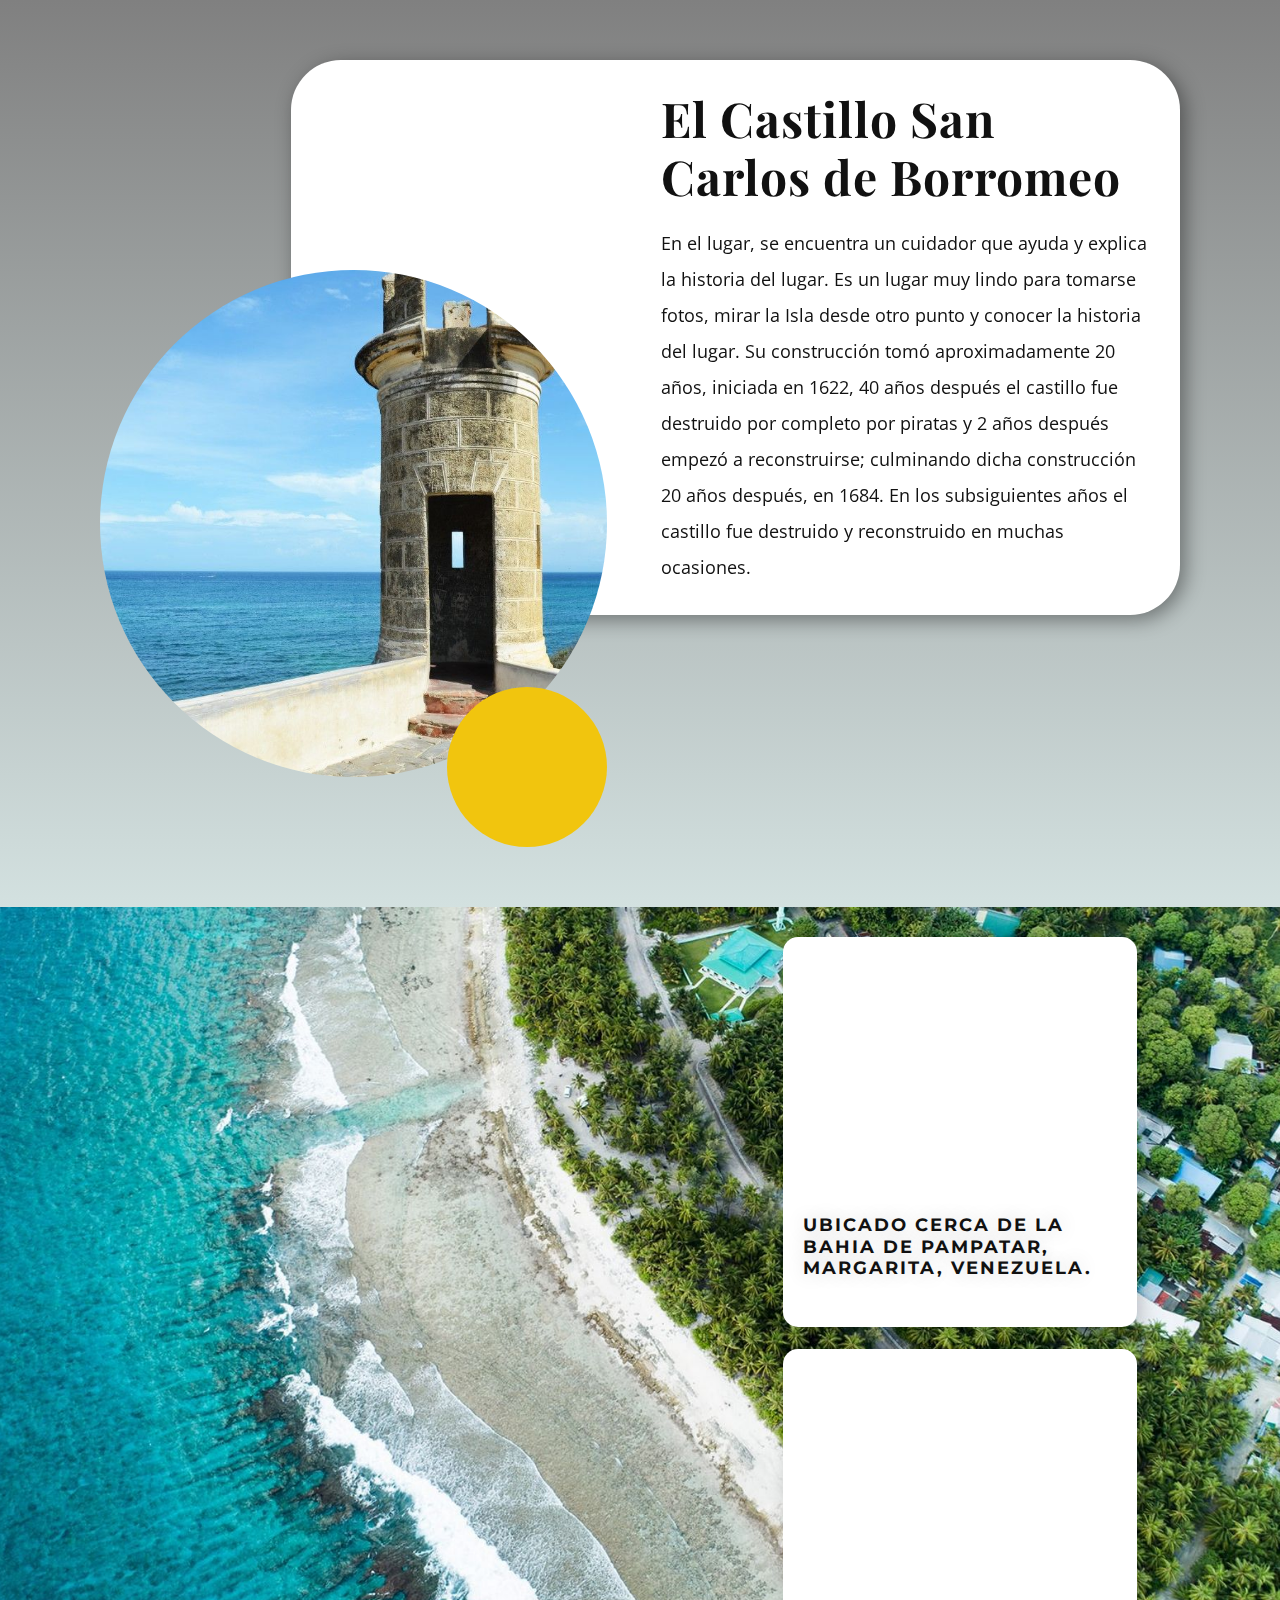
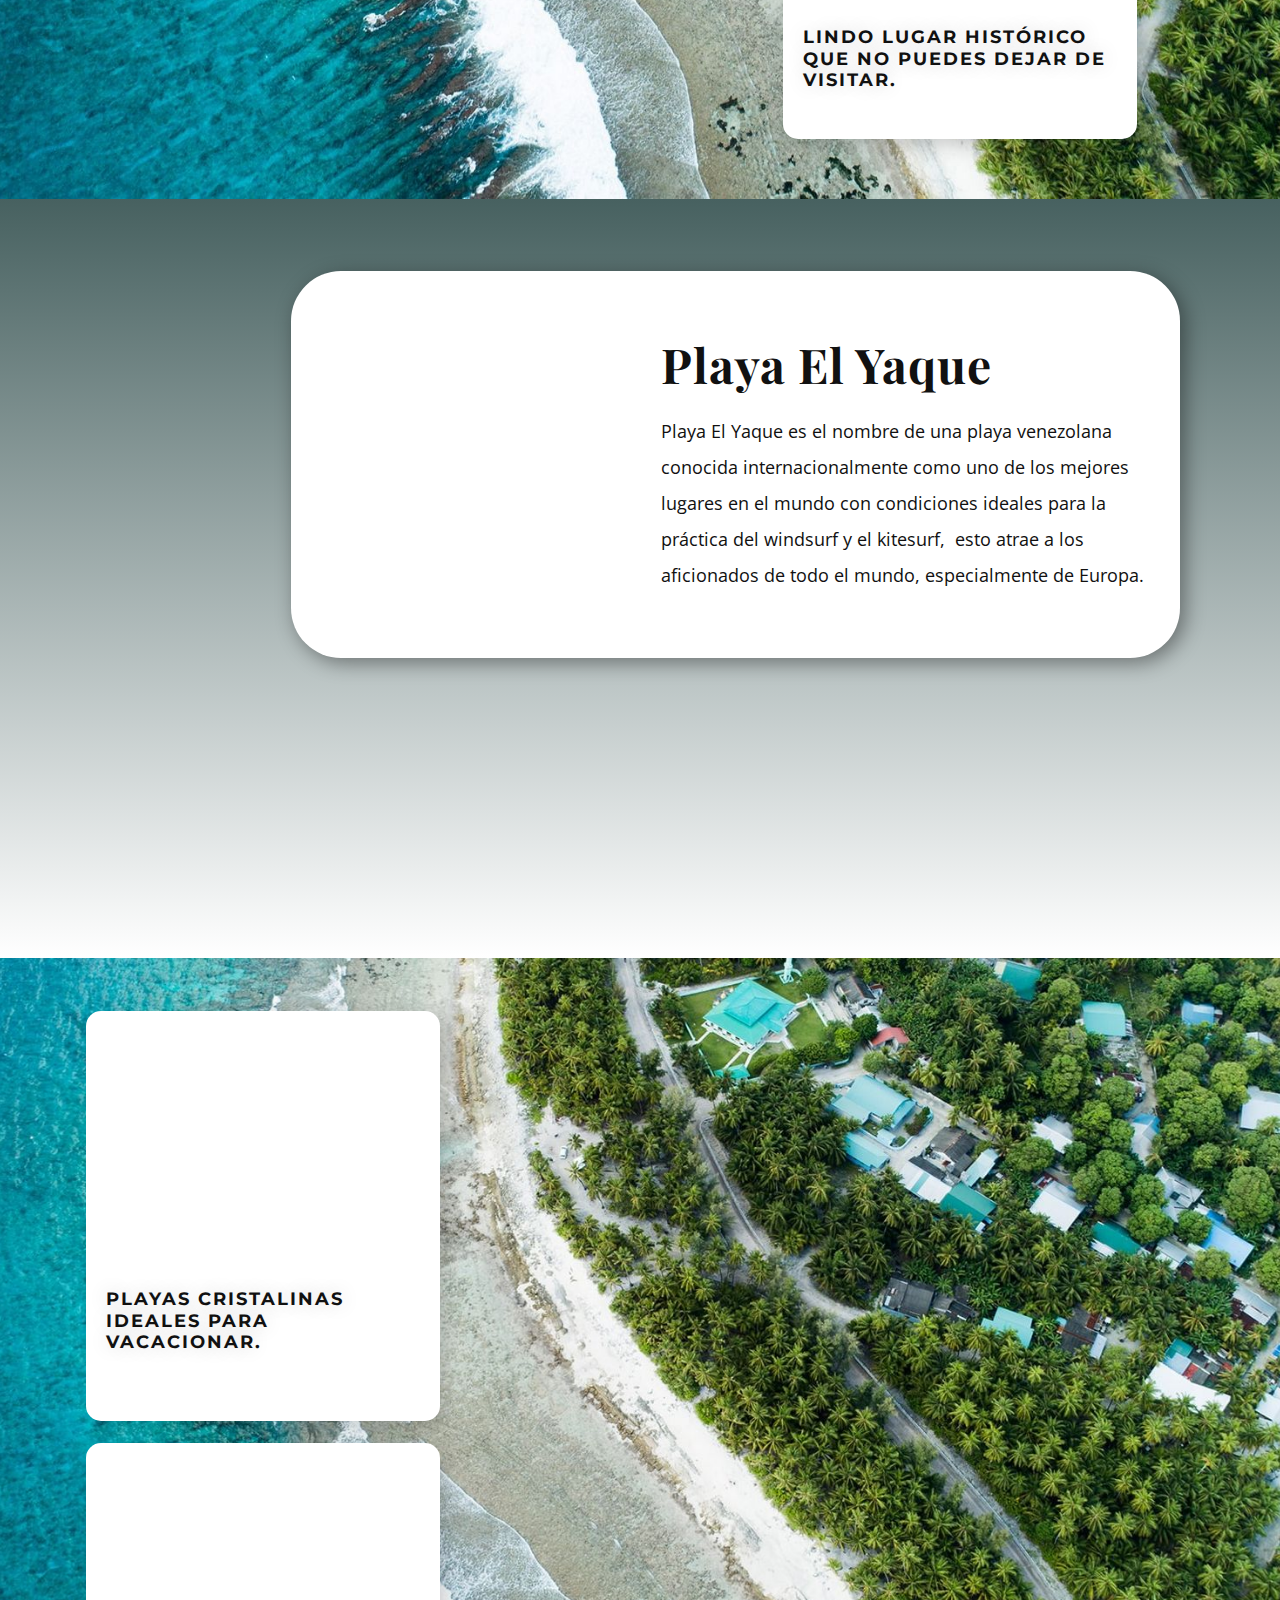
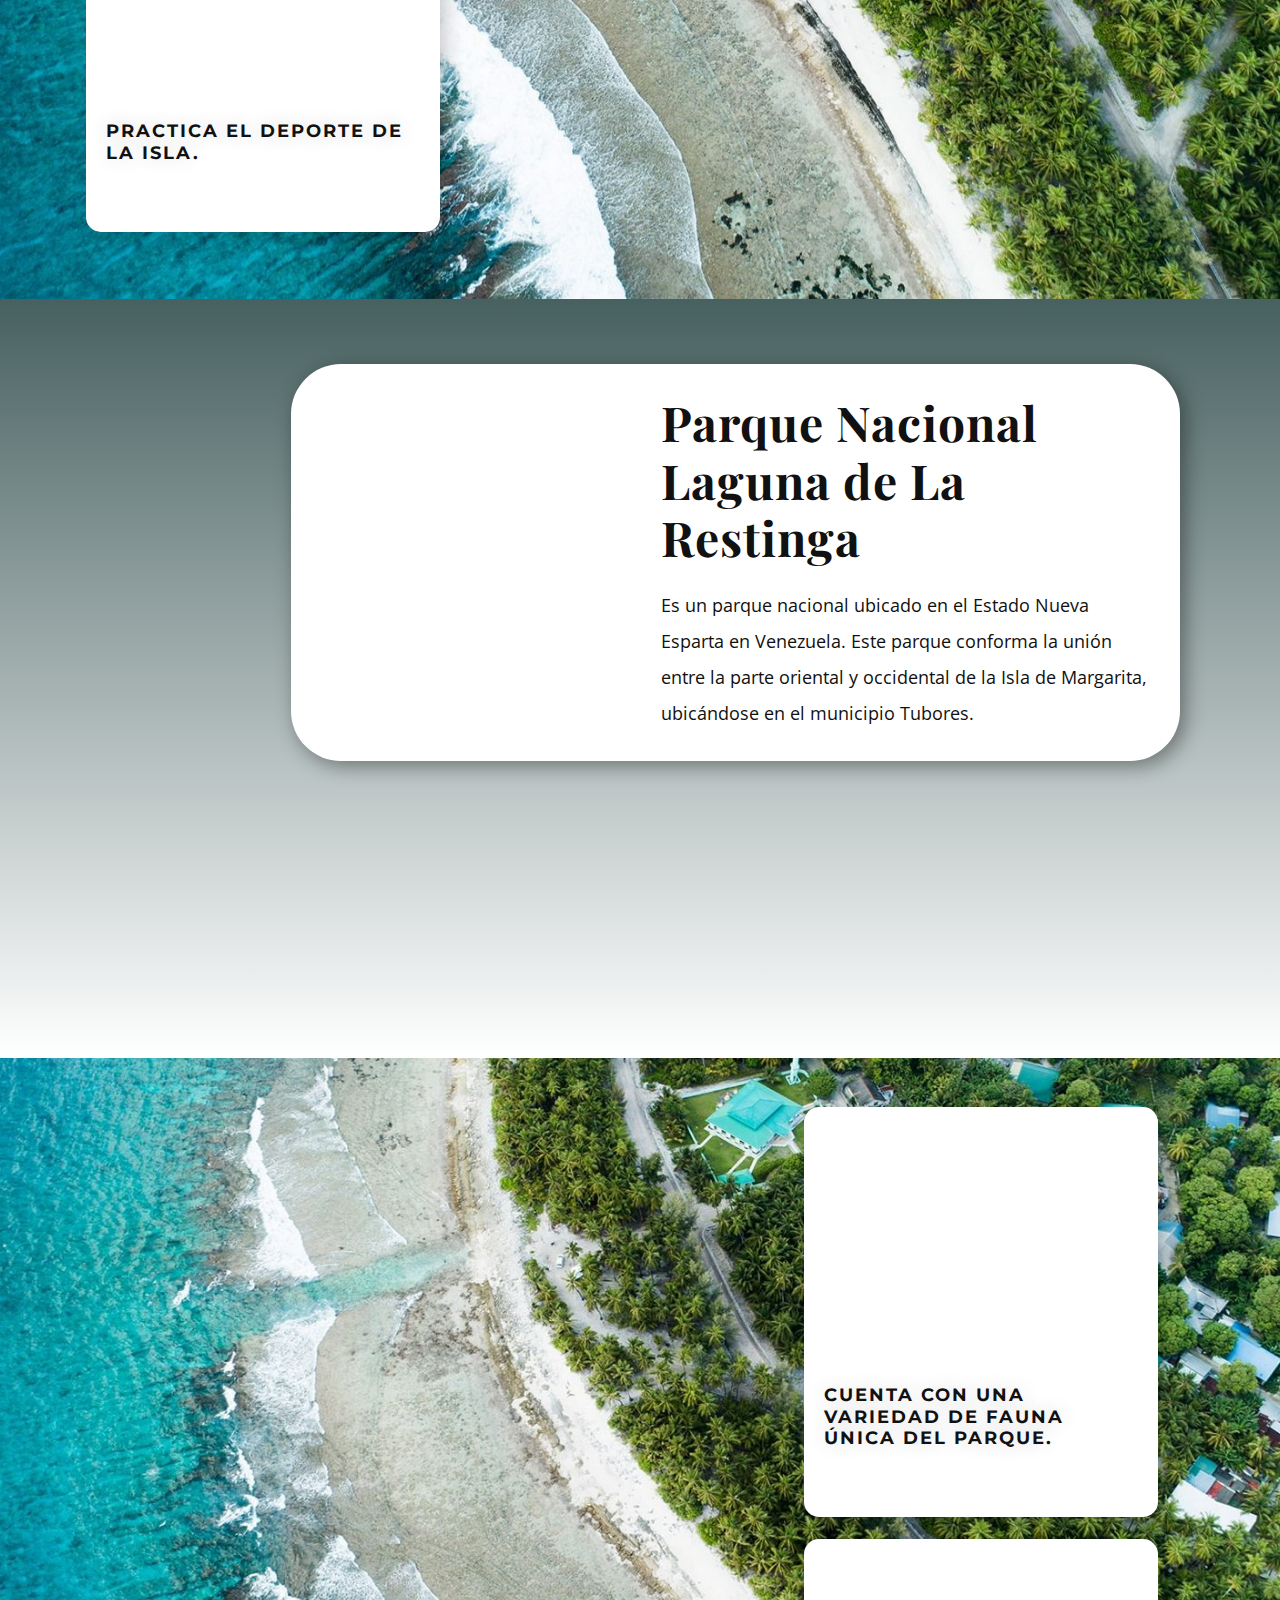
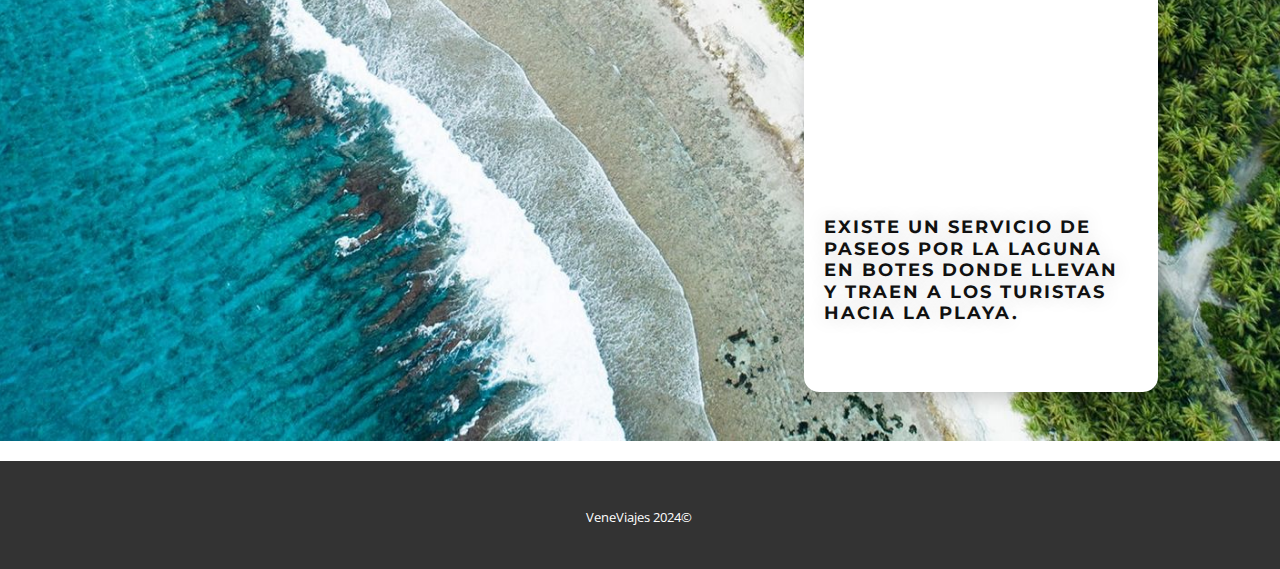
<file: mapa/Cosas-para-Hacer.html>
<!DOCTYPE html>
<html style="font-size: 16px;" lang="es"><head>
    <meta name="viewport" content="width=device-width, initial-scale=1.0">
    <meta charset="utf-8">
    <meta name="description" content="">
    <link rel="shortcut icon" href="images/telegrama.png" type="image/x-icon">
    <title>Cosas para Hacer</title>
    <link rel="stylesheet" href="nicepage.css" media="screen">
<link rel="stylesheet" href="Cosas-para-Hacer.css" media="screen">
    <script class="u-script" type="text/javascript" src="jquery.js" defer=""></script>
    <script class="u-script" type="text/javascript" src="nicepage.js" defer=""></script>
    <meta name="generator" content="Nicepage 6.9.2, nicepage.com">
    <link id="u-theme-google-font" rel="stylesheet" href="https://fonts.googleapis.com/css?family=Playfair+Display:400,400i,500,500i,600,600i,700,700i,800,800i,900,900i|Open+Sans:300,300i,400,400i,500,500i,600,600i,700,700i,800,800i">
    <link id="u-page-google-font" rel="stylesheet" href="https://fonts.googleapis.com/css?family=Playfair+Display:400,400i,500,500i,600,600i,700,700i,800,800i,900,900i|Montserrat:100,100i,200,200i,300,300i,400,400i,500,500i,600,600i,700,700i,800,800i,900,900i">
    
    
    
    
    
    
    
    
    <script type="application/ld+json">{
		"@context": "http://schema.org",
		"@type": "Organization",
		"name": "mapa"
}</script>
    <meta name="theme-color" content="#476160">
    <meta property="og:title" content="Cosas para Hacer">
    <meta property="og:type" content="website">
  <meta data-intl-tel-input-cdn-path="intlTelInput/"></head>
  <body data-path-to-root="./" data-include-products="false" class="u-body u-xl-mode" data-lang="es">
    <section class="u-clearfix u-gradient u-section-1" id="carousel_168a">
      <div class="u-clearfix u-sheet u-valign-middle u-sheet-1">
        <div class="u-align-left u-container-style u-group u-radius-50 u-shape-round u-white u-group-1" data-animation-name="customAnimationIn" data-animation-duration="1750" data-animation-delay="500">
          <div class="u-container-layout u-valign-middle u-container-layout-1">
            <h2 class="u-text u-text-default u-text-1"> El Castillo San Carlos de Borromeo<span style="font-size: 1.875rem;"></span>
            </h2>
            <p class="u-text u-text-default u-text-2"> En el lugar, se encuentra un cuidador que ayuda y explica la historia del lugar. Es un lugar muy lindo para tomarse fotos, mirar la Isla desde otro punto y conocer la historia del lugar. Su construcción tomó aproximadamente 20 años, iniciada en 1622, 40 años después el castillo fue destruido por completo por piratas y 2 años después empezó a reconstruirse; culminando dicha construcción 20 años después, en 1684. En los subsiguientes años el castillo fue destruido y reconstruido en muchas ocasiones.</p>
            
          </div>
        </div>
        <div alt="" class="u-image u-image-circle u-image-1" data-image-width="715" data-image-height="1080" data-animation-name="customAnimationIn" data-animation-duration="1750" data-animation-delay="500"></div>
        <div class="u-palette-3-base u-shape u-shape-circle u-shape-1" data-animation-name="fadeIn" data-animation-duration="1000" data-animation-direction="Left"></div>
      </div>
    </section>
    <section class="u-align-center u-clearfix u-image u-section-2" id="carousel_a01f">
      <div class="u-clearfix u-sheet u-sheet-1">
        <div class="data-layout-selected u-clearfix u-gutter-10 u-layout-wrap u-layout-wrap-1">
          <div class="u-gutter-0 u-layout">
            <div class="u-layout-row">
              <div class="u-align-left u-container-style u-layout-cell u-right-cell u-size-60 u-layout-cell-1" data-animation-name="customAnimationIn" data-animation-duration="1500" data-animation-delay="500">
                <div class="u-container-layout">
                  <div class="u-align-left u-expanded u-grey-10 u-map">
                    <div class="embed-responsive">
                      <iframe class="embed-responsive-item" src="https://maps.google.com/maps?output=embed&amp;key=Av. Costanera, sector el Tirano, Isla de Margarita Carretera Costanera, 6301, Nueva Esparta, Venezuela&amp;q=Castillo%20San%20Carlos%20De%20Borromeo%2C%20C.%20J.M%20Vargas%2C%20Porlamar%206316%2C%20Nueva%20Esparta%2C%20Venezuela&amp;t=m" data-map="[base64]"></iframe>
                    </div>
                  </div>
                </div>
              </div>
            </div>
          </div>
        </div>
        <div class="custom-expanded u-blog u-blog-1">
          <div class="u-list-control"></div>
          <div class="u-repeater u-repeater-1">
            <div class="u-align-left u-blog-post u-container-style u-radius-15 u-repeater-item u-shape-round u-video-cover u-white u-repeater-item-1">
              <div class="u-container-layout u-similar-container u-container-layout-2">
                <a class="u-post-header-link" href="blog/enviar-5.html">
                  <img alt="" class="custom-expanded u-blog-control u-image u-image-default u-image-1" src="images/pampatar.jpg" data-image-width="720" data-image-height="561" data-animation-name="customAnimationIn" data-animation-duration="1750" data-animation-delay="500"><!--/blog_post_image-->
                </a>
                <h4 class="u-blog-control u-text u-text-body-color u-text-1">
                  <a class="u-post-header-link" href="blog/enviar-5.html">Ubicado cerca de la Bahia de Pampatar, Margarita, Venezuela.</a>
                </h4>
                <div class="u-blog-control u-metadata u-text-grey-30 u-metadata-1">
                  <span class="u-meta-date u-meta-icon"></span>
                  
                </div>
              </div>
            </div><div class="u-align-left u-blog-post u-container-style u-radius-15 u-repeater-item u-shape-round u-video-cover u-white u-repeater-item-2">
              <div class="u-container-layout u-similar-container u-container-layout-3">
                <a class="u-post-header-link" href="blog/enviar-4.html">
                  <img alt="" class="custom-expanded u-blog-control u-image u-image-default u-image-2" src="images/casstillo.jpeg" data-image-width="640" data-image-height="640" data-animation-name="customAnimationIn" data-animation-duration="1750" data-animation-delay="500"><!--/blog_post_image-->
                </a>
                <h4 class="u-blog-control u-text u-text-body-color u-text-2">
                  <a class="u-post-header-link" href="blog/enviar-4.html">Lindo lugar histórico que no puedes dejar de visitar.</a>
                </h4>
                <div class="u-blog-control u-metadata u-text-grey-30 u-metadata-2">
                  <span class="u-meta-date u-meta-icon"></span>
                  
                </div>
              </div>
            </div>
            
          </div>
          <div class="u-list-control"></div>
        </div>
      </div>
    </section>
    <section class="u-clearfix u-gradient u-section-3" id="carousel_99d7">
      <div class="u-clearfix u-sheet u-sheet-1">
        <div class="u-align-left u-container-style u-group u-radius-50 u-shape-round u-white u-group-1">
          <div class="u-container-layout u-valign-middle u-container-layout-1">
            <h2 class="u-text u-text-default u-text-1"> Playa El Yaque<span style="font-size: 1.875rem;"></span>
            </h2>
            <p class="u-text u-text-default u-text-2"> Playa El Yaque​​ es el nombre de una playa venezolana​ conocida internacionalmente como uno de los mejores lugares en el mundo con condiciones ideales para la práctica del windsurf y el kitesurf, ​ esto atrae a los aficionados de todo el mundo, especialmente de Europa.</p>
            </a>
          </div>
        </div>
        <div alt="" class="u-image u-image-circle u-image-1" data-image-width="720" data-image-height="874" data-animation-name="customAnimationIn" data-animation-duration="1750" data-animation-delay="500"></div>
        <div class="u-palette-3-base u-shape u-shape-circle u-shape-1" data-animation-name="fadeIn" data-animation-duration="1000" data-animation-direction="Left"></div>
      </div>
    </section>
    <section class="u-align-center u-clearfix u-image u-section-4" id="carousel_4a8b">
      <div class="u-clearfix u-sheet u-valign-middle u-sheet-1">
        <div class="data-layout-selected u-clearfix u-gutter-10 u-layout-wrap u-layout-wrap-1">
          <div class="u-gutter-0 u-layout">
            <div class="u-layout-row">
              <div class="u-align-left u-container-style u-layout-cell u-right-cell u-size-60 u-layout-cell-1" data-animation-name="customAnimationIn" data-animation-duration="1500" data-animation-delay="500">
                <div class="u-container-layout">
                  <div class="u-align-left u-expanded u-grey-10 u-map">
                    <div class="embed-responsive">
                      <iframe class="embed-responsive-item" src="https://maps.google.com/maps?output=embed&amp;key=Av. Costanera, sector el Tirano, Isla de Margarita Carretera Costanera, 6301, Nueva Esparta, Venezuela&amp;q=Isla%20de%20Margarita%2C%20Playa%20Puerto%20Cruz%2C%20Pedro%20Gonz%C3%A1lez%2C%206301%2C%20Nueva%20Esparta%2C%20Venezuela&amp;t=m" data-map="[base64]"></iframe>
                    </div>
                  </div>
                </div>
              </div>
            </div>
          </div>
        </div>
        <div class="custom-expanded u-blog u-blog-1">
          <div class="u-list-control"></div>
          <div class="u-repeater u-repeater-1">
            <div class="u-align-left u-blog-post u-container-style u-radius-15 u-repeater-item u-shape-round u-video-cover u-white u-repeater-item-1">
              <div class="u-container-layout u-similar-container u-container-layout-2">
                <a class="u-post-header-link" href="blog/enviar-5.html">
                  <img alt="" class="custom-expanded u-blog-control u-image u-image-default u-image-1" src="images/bien bonito.jpeg" data-image-width="392" data-image-height="377" data-animation-name="customAnimationIn" data-animation-duration="1750" data-animation-delay="500"><!--/blog_post_image-->
                </a>
                <h4 class="u-blog-control u-text u-text-body-color u-text-1">
                  <a class="u-post-header-link" href="blog/enviar-5.html">Playas cristalinas ideales para vacacionar.</a>
                </h4>
                <div class="u-blog-control u-metadata u-text-grey-30 u-metadata-1">
                  <span class="u-meta-date u-meta-icon"></span>
                  
                </div>
              </div>
            </div><div class="u-align-left u-blog-post u-container-style u-radius-15 u-repeater-item u-shape-round u-video-cover u-white u-repeater-item-2">
              <div class="u-container-layout u-similar-container u-container-layout-3">
                <a class="u-post-header-link" href="blog/enviar-4.html">
                  <img alt="" class="custom-expanded u-blog-control u-image u-image-default u-image-2" src="images/surfing.jpeg" data-image-width="567" data-image-height="696" data-animation-name="customAnimationIn" data-animation-duration="1750" data-animation-delay="500"><!--/blog_post_image-->
                </a>
                <h4 class="u-blog-control u-text u-text-body-color u-text-2">
                  <a class="u-post-header-link" href="blog/enviar-4.html">Practica el deporte de la isla.</a>
                </h4>
                <div class="u-blog-control u-metadata u-text-grey-30 u-metadata-2">
                  <span class="u-meta-date u-meta-icon"></span>
               
                </div>
              </div>
            </div>
            
          </div>
          <div class="u-list-control"></div>
        </div>
      </div>
    </section>
    <section class="u-clearfix u-gradient u-section-5" id="carousel_ecb8">
      <div class="u-clearfix u-sheet u-valign-middle u-sheet-1">
        <div class="u-align-left u-container-style u-group u-radius u-shape-round u-white u-group-1">
          <div class="u-container-layout u-valign-middle u-container-layout-1">
            <h2 class="u-text u-text-default u-text-1"><Param>Parque Nacional Laguna de La Restinga</Param><span style="font-size: 1.875rem;"></span>
            </h2>
            <p class="u-text u-text-default u-text-2">Es un parque nacional ubicado en el Estado Nueva Esparta en Venezuela. Este parque conforma la unión entre la parte oriental y occidental de la Isla de Margarita, ubicándose en el municipio Tubores.</p>
          </a>
          </div>
        </div>
        <div alt="" class="u-image u-image-circle u-image-1" data-image-width="3648" data-image-height="2736" data-animation-name="customAnimationIn" data-animation-duration="1750" data-animation-delay="500"></div>
        <div class="u-palette-3-base u-shape u-shape-circle u-shape-1" data-animation-name="fadeIn" data-animation-duration="1000" data-animation-direction="Left"></div>
      </div>
    </section>
    <section class="u-align-center u-clearfix u-image u-section-6" id="carousel_6be2">
      <div class="u-clearfix u-sheet u-sheet-1">
        <div class="data-layout-selected u-clearfix u-gutter-10 u-layout-wrap u-layout-wrap-1">
          <div class="u-gutter-0 u-layout">
            <div class="u-layout-row">
              <div class="u-align-left u-container-style u-layout-cell u-right-cell u-size-60 u-layout-cell-1" data-animation-name="customAnimationIn" data-animation-duration="1500" data-animation-delay="500">
                <div class="u-container-layout">
                  <div class="u-align-left u-expanded u-grey-10 u-map">
                    <div class="embed-responsive">
                      <iframe class="embed-responsive-item" src="https://maps.google.com/maps?output=embed&amp;key=Av. Costanera, sector el Tirano, Isla de Margarita Carretera Costanera, 6301, Nueva Esparta, Venezuela&amp;q=XVM2%2B82%20Nueva%20Esparta%2C%20Venezuela&amp;t=m" data-map="[base64]"></iframe>
                    </div>
                  </div>
                </div>
              </div>
            </div>
          </div>
        </div>
        <div class="custom-expanded u-blog u-blog-1">
          <div class="u-list-control"></div>
          <div class="u-repeater u-repeater-1">
            <div class="u-align-left u-blog-post u-container-style u-radius-15 u-repeater-item u-shape-round u-video-cover u-white u-repeater-item-1">
              <div class="u-container-layout u-similar-container u-container-layout-2">
                <a class="u-post-header-link" href="blog/enviar-5.html">
                  <img alt="" class="custom-expanded u-blog-control u-image u-image-default u-image-1" src="images/plantas.jpeg" data-image-width="567" data-image-height="696" data-animation-name="customAnimationIn" data-animation-duration="1750" data-animation-delay="500"><!--/blog_post_image-->
                </a>
                <h4 class="u-blog-control u-text u-text-body-color u-text-1">
                  <a class="u-post-header-link" href="blog/enviar-5.html">Cuenta con una variedad de fauna única del parque.</a>
                </h4>
                <div class="u-blog-control u-metadata u-text-grey-30 u-metadata-1">
                  <span class="u-meta-date u-meta-icon"></span>
                  
                </div>
              </div>
            </div><div class="u-align-left u-blog-post u-container-style u-radius-15 u-repeater-item u-shape-round u-video-cover u-white u-repeater-item-2">
              <div class="u-container-layout u-similar-container u-container-layout-3">
                <a class="u-post-header-link" href="blog/enviar-4.html">
                  <img alt="" class="custom-expanded u-blog-control u-image u-image-default u-image-2" src="images/recuerdo.jpeg" data-image-width="567" data-image-height="696" data-animation-name="customAnimationIn" data-animation-duration="1750" data-animation-delay="500"><!--/blog_post_image-->
                </a>
                <h4 class="u-blog-control u-text u-text-body-color u-text-2">
                  <a class="u-post-header-link" href="blog/enviar-4.html">Existe un servicio de paseos por la laguna en botes donde llevan y traen a los turistas hacia la playa.</a>
                </h4>
                <div class="u-blog-control u-metadata u-text-grey-30 u-metadata-2">
                  <span class="u-meta-date u-meta-icon"></span>
                  
                </div>
              </div>
            </div>
            
          </div>
          <div class="u-list-control"></div>
        </div>
      </div>
    </section>
    
    
    
        <p class="u-small-text u-text u-text-variant u-text-1"></p>
      </div></footer>
    <section class="u-backlink u-clearfix u-grey-80">
      <p class="u-text">
        <span>VeneViajes 2024© </span>
        <a class="u-link" href="https://nicepage.com/" target="_blank" rel="nofollow">
          <span></span>
        </a>
      </p>
    </section>
  
</body></html>
</file>
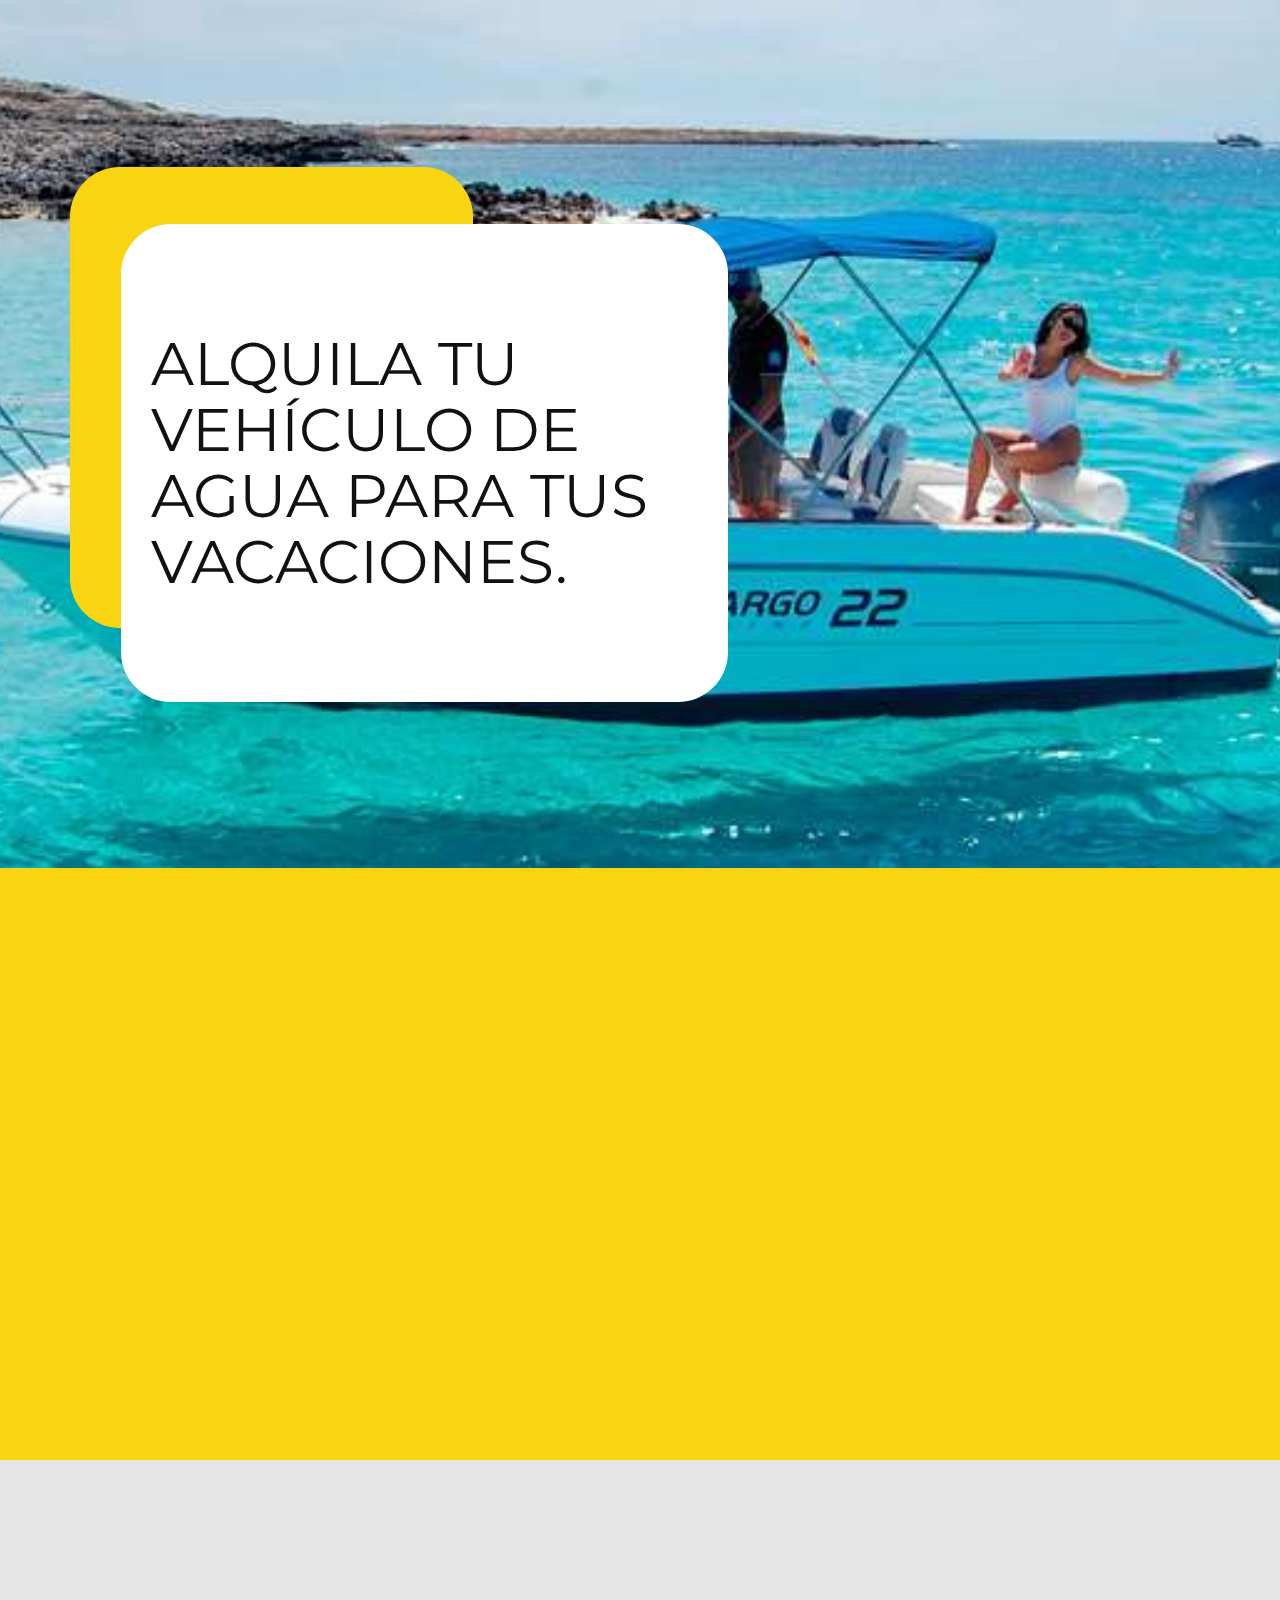
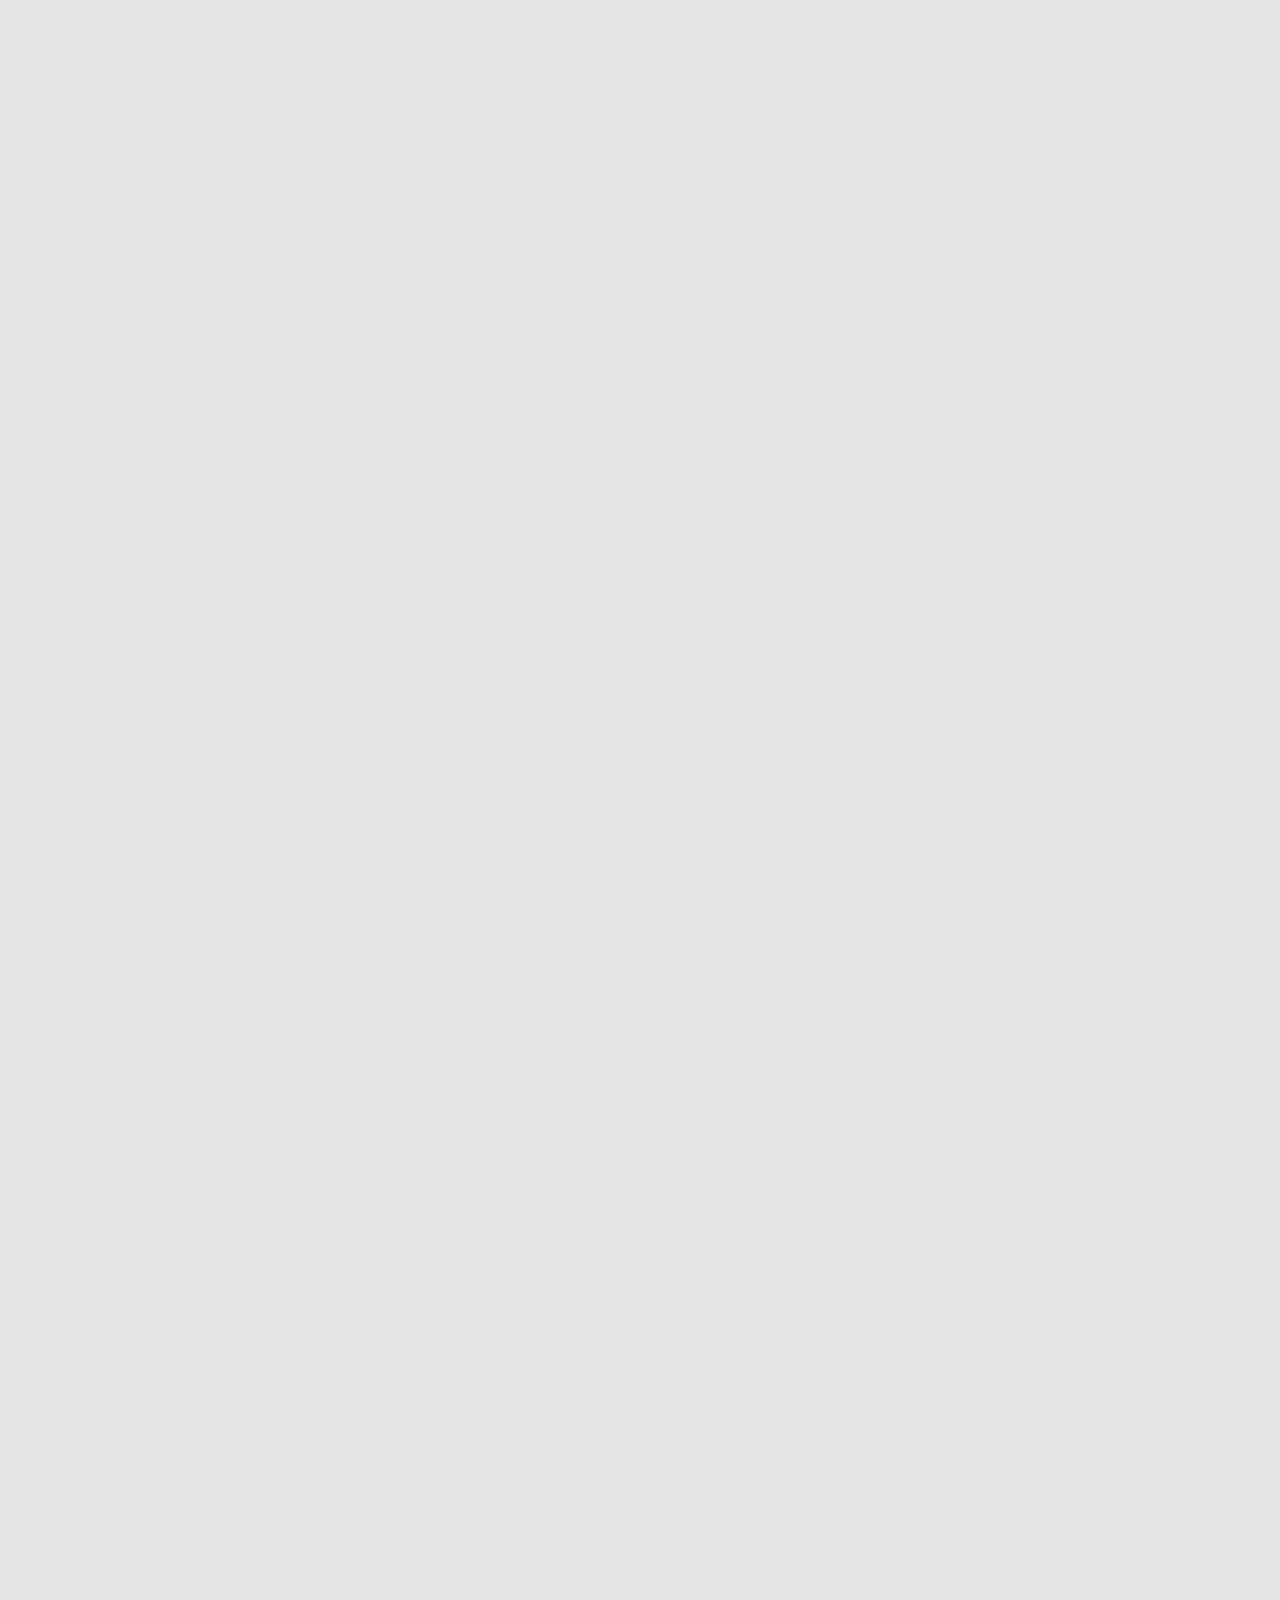
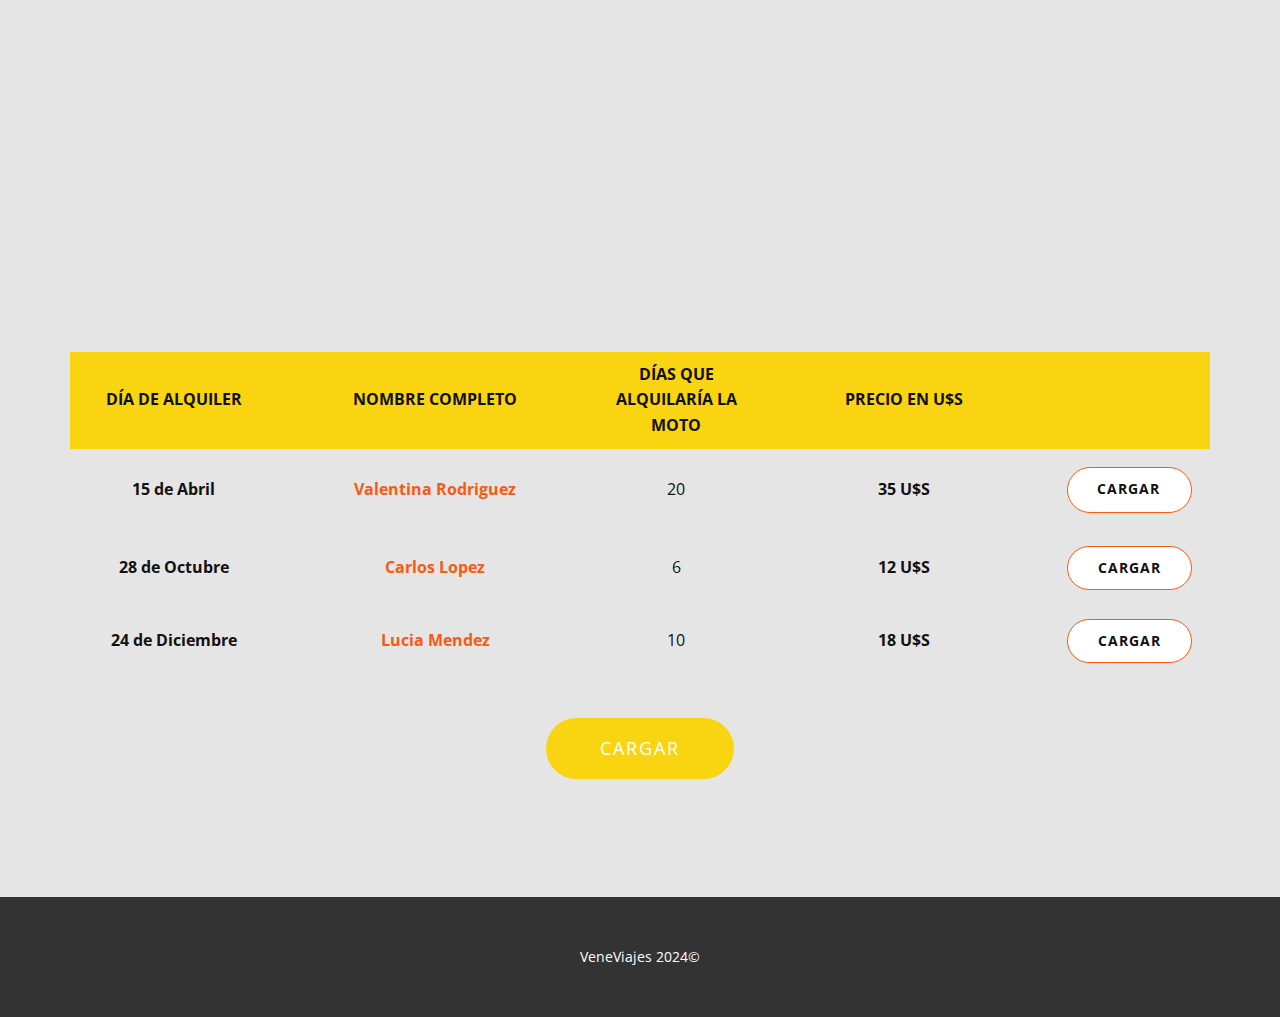
<file: Traslados/Lanchas.html>
<!DOCTYPE html>
<html style="font-size: 16px;" lang="es"><head>
    <meta name="viewport" content="width=device-width, initial-scale=1.0">
    <meta charset="utf-8">
    <meta name="description" content="">
    <link rel="shortcut icon" href="images/telegrama.png" type="image/x-icon">
    <title>Lanchas</title>
    <link rel="stylesheet" href="nicepage.css" media="screen">
<link rel="stylesheet" href="Lanchas.css" media="screen">
    <script class="u-script" type="text/javascript" src="jquery.js" defer=""></script>
    <script class="u-script" type="text/javascript" src="nicepage.js" defer=""></script>
    <meta name="generator" content="Nicepage 6.9.2, nicepage.com">
    <link id="u-theme-google-font" rel="stylesheet" href="https://fonts.googleapis.com/css?family=Montserrat:100,100i,200,200i,300,300i,400,400i,500,500i,600,600i,700,700i,800,800i,900,900i|Open+Sans:300,300i,400,400i,500,500i,600,600i,700,700i,800,800i">
    
    
    
    
    
    
    <script type="application/ld+json">{
		"@context": "http://schema.org",
		"@type": "Organization",
		"name": ""
}</script>
    <meta name="theme-color" content="#6c3aec">
    <meta property="og:title" content="Lanchas">
    <meta property="og:type" content="website">
  <meta data-intl-tel-input-cdn-path="intlTelInput/"></head>
  <body data-path-to-root="./" data-include-products="false" class="u-body u-xl-mode" data-lang="es">
    <section class="u-clearfix u-image u-section-1" id="sec-f9dd" data-image-width="1980" data-image-height="1204">
      <div class="u-clearfix u-sheet u-valign-middle-lg u-valign-middle-md u-valign-middle-xl u-valign-middle-xs u-sheet-1">
        <div class="u-custom-color-1 u-radius-50 u-shape u-shape-round u-shape-1" data-animation-name="customAnimationIn" data-animation-duration="1500" data-animation-delay="250"></div>
        <div class="u-container-align-left u-container-style u-group u-radius-50 u-shape-round u-white u-group-1" data-animation-name="customAnimationIn" data-animation-duration="1500">
          <div class="u-container-layout u-valign-middle u-container-layout-1">
            <h1 class="u-align-left u-text u-text-1">Alquila tu vehículo de agua para tus vacaciones.</h1>
          </div>
        </div>
      </div>
    </section>
    <section class="u-align-center u-clearfix u-grey-10 u-valign-top u-section-2" src="" id="sec-c968">
      <div class="u-align-center u-container-style u-custom-color-1 u-expanded-width u-group u-shape-rectangle u-group-1">
        <div class="u-container-layout u-valign-top u-container-layout-1">
          <h2 class="u-text u-text-body-alt-color u-text-1" data-animation-name="customAnimationIn" data-animation-duration="1500">Te damos a elegir entre gran variedad.</h2>
          <p class="u-text u-text-body-alt-color u-text-2" data-animation-name="customAnimationIn" data-animation-duration="1500" data-animation-delay="250"></p>
        </div>
      </div>
      <div class="u-list u-list-1">
        <div class="u-repeater u-repeater-1">
          <div class="u-container-align-center u-container-style u-list-item u-radius-50 u-repeater-item u-shape-round u-white u-list-item-1" data-animation-name="customAnimationIn" data-animation-duration="1500" data-animation-delay="500">
            <div class="u-container-layout u-similar-container u-valign-top-md u-valign-top-sm u-valign-top-xs u-container-layout-2">
              <img alt="" class="u-expanded-width u-image u-image-round u-radius-30 u-image-1" src="images/motodeagua.png" data-image-width="800" data-image-height="1076">
              <ul class="u-align-left u-custom-list u-file-icon u-text u-text-3">
                <li style="padding-left: 3px;">
                  <div class="u-list-icon u-text-palette-2-base">
                    <img src="images/2732655.png" alt="">
                  </div> Capacidad de 2 personas
                </li>
                <li style="padding-left: 3px;">
                  <div class="u-list-icon u-text-palette-2-base">
                    <img src="images/2732655.png" alt="">
                  </div>40 y 70 mph (64 a 113 km/h) 
                </li>
                <li style="padding-left: 3px;">
                  <div class="u-list-icon u-text-palette-2-base">
                    <img src="images/2732655.png" alt="">
                  </div> rendimiento óptimo durante una media de 300 horas
                </li>
              </ul>
              <a href="#" class="u-active-none u-align-center u-border-1 u-border-active-grey-60 u-border-hover-grey-60 u-border-no-left u-border-no-right u-border-no-top u-border-palette-2-base u-btn u-button-style u-hover-none u-none u-text-body-color u-btn-1">Moto de agua</a>
            </div>
          </div>
          <div class="u-container-align-center u-container-style u-list-item u-radius-50 u-repeater-item u-shape-round u-video-cover u-white u-list-item-2" data-animation-direction="Up" data-animation-name="customAnimationIn" data-animation-duration="1500" data-animation-delay="500">
            <div class="u-container-layout u-similar-container u-valign-top-md u-valign-top-sm u-valign-top-xs u-container-layout-3">
              <img alt="" class="u-expanded-width u-image u-image-round u-radius-30 u-image-2" src="images/lancha1.png" data-image-width="417" data-image-height="626">
              <ul class="u-align-left u-custom-list u-file-icon u-text u-text-4">
                <li style="padding-left: 3px;">
                  <div class="u-list-icon u-text-palette-2-base">
                    <img src="images/2732655.png" alt="">
                  </div>Capacidad de 4 personas
                </li>
                <li style="padding-left: 3px;">
                  <div class="u-list-icon u-text-palette-2-base">
                    <img src="images/2732655.png" alt="">
                  </div>Motor de hasta 24 metros de eslora. 
                </li>
                <li style="padding-left: 3px;">
                  <div class="u-list-icon u-text-palette-2-base">
                    <img src="images/2732655.png" alt="">
                  </div>Pueden gastar 130 litros la hora
                </li>
                <li style="padding-left: 3px;">
                  <div class="u-list-icon u-text-palette-2-base">
                    <img src="images/2732655.png" alt="">
                  </div>Bueno para fiestas o paseos entre amigos
                </li>
              </ul>
              <a href="#" class="u-active-none u-align-center u-border-1 u-border-active-grey-60 u-border-hover-grey-60 u-border-no-left u-border-no-right u-border-no-top u-border-palette-2-base u-btn u-button-style u-hover-none u-none u-text-body-color u-btn-2">Yate</a>
            </div>
          </div>
          <div class="u-container-align-center u-container-style u-list-item u-radius-50 u-repeater-item u-shape-round u-video-cover u-white u-list-item-3" data-animation-direction="Up" data-animation-name="customAnimationIn" data-animation-duration="1500" data-animation-delay="500">
            <div class="u-container-layout u-similar-container u-valign-top-md u-valign-top-sm u-valign-top-xs u-container-layout-4">
              <img alt="" class="u-expanded-width u-image u-image-round u-radius-30 u-image-3" src="images/yate.png" data-image-width="417" data-image-height="626">
              <ul class="u-align-left u-custom-list u-file-icon u-text u-text-5">
                <li style="padding-left: 3px;">
                  <div class="u-list-icon u-text-palette-2-base">
                    <img src="images/2732655.png" alt="">
                  </div> Capacidad de llevar personas y vehiculos de poco peso
                </li>
                <li style="padding-left: 3px;">
                  <div class="u-list-icon u-text-palette-2-base">
                    <img src="images/2732655.png" alt="">
                  </div>Una velocidad de hasta 23 nudos máxima
                </li>
                <li style="padding-left: 3px;">
                  <div class="u-list-icon u-text-palette-2-base">
                    <img src="images/2732655.png" alt="">
                  </div>Consumo mínimo aproximado de 200 litros por hora de navegación
                </li>
              </ul>
              <a href="#" class="u-active-none u-align-center u-border-1 u-border-active-grey-60 u-border-hover-grey-60 u-border-no-left u-border-no-right u-border-no-top u-border-palette-2-base u-btn u-button-style u-hover-none u-none u-text-body-color u-btn-3">Ferry</a>
            </div>
          </div>
        </div>
      </div>
      <p class="u-align-center u-text u-text-body-color u-text-default u-text-6" data-animation-name="customAnimationIn" data-animation-duration="1500" data-animation-delay="750"><a href="https://www.freepik.com" class="u-active-none u-border-1 u-border-active-grey-75 u-border-black u-border-hover-grey-75 u-border-no-left u-border-no-right u-border-no-top u-btn u-button-link u-button-style u-hover-none u-none u-text-body-color u-btn-4" target="_blank" data-animation-name="" data-animation-duration="0" data-animation-delay="0" data-animation-direction=""></a>
      </p>
    </section>
    <section class="u-clearfix u-grey-10 u-section-3" id="carousel_deb5">
      <div class="u-clearfix u-sheet u-valign-middle u-sheet-1">
        <div class="u-custom-color-1 u-radius-50 u-shape u-shape-round u-shape-1" data-animation-name="customAnimationIn" data-animation-duration="1500" data-animation-delay="250"></div>
        <img class="u-image u-image-round u-radius-40 u-image-1" src="images/motos de agua.jpg" data-image-width="1000" data-image-height="667" data-animation-name="customAnimationIn" data-animation-duration="1500" data-animation-delay="500">
        <div class="custom-expanded u-align-left u-container-align-left u-container-style u-group u-radius-50 u-shape-round u-similar-fill u-white u-group-1" data-animation-name="flipIn" data-animation-duration="1500" data-animation-direction="X" data-animation-delay="750">
          <div class="u-container-layout u-valign-middle u-container-layout-1">
            <h2 class="u-align-left u-text u-text-default u-text-1">Unas vacaciones únicas y divertidas </h2>
            <p class="u-align-left u-text u-text-2">Puedes evaluar tus opciones y si tienes alguna duda o consulta, puedes volver a nuestra página y tendrás una opción para contactarnos. Estaremos a tu dispoción para responder todas tus dudas.</p>
            </a>
          </div>
        </div>
        <div class="u-custom-color-1 u-shape u-shape-circle u-shape-2" data-animation-name="customAnimationIn" data-animation-duration="1500" data-animation-delay="750"></div>
      </div>
    </section>
    <section class="u-align-left u-clearfix u-grey-10 u-section-4" id="carousel_2d63">
      <div class="u-clearfix u-sheet u-sheet-1">
        <h2 class="u-align-center u-text u-text-default u-text-1" data-animation-name="customAnimationIn" data-animation-duration="1500" data-animation-delay="250">Alquiler de Motos de Agua</h2>
        <p class="u-align-center u-text u-text-2" data-animation-name="customAnimationIn" data-animation-duration="1500" data-animation-delay="250">A continuación de dejaremos un ejemplo de como tendrás que hacer al momento de alquilar tu moto de agua para tus vacaciones.</p>
        <div class="u-table u-table-responsive u-table-1">
          <table class="u-table-entity">
            <colgroup>
              <col width="18.2%">
              <col width="27.7%">
              <col width="14.6%">
              <col width="25.4%">
              <col width="14.1%">
            </colgroup>
            <tbody class="u-align-center u-table-body">
              <tr style="height: 55px;">
                <td class="u-align-center u-custom-color-1 u-first-column u-table-cell u-table-cell-1">Día de alquiler</td>
                <td class="u-custom-color-1 u-table-cell u-table-cell-2"> Nombre completo </td>
                <td class="u-custom-color-1 u-table-cell u-table-cell-3"> Días que alquilaría la moto</td>
                <td class="u-custom-color-1 u-table-cell u-table-cell-4"> Precio en U$S </td>
                <td class="u-custom-color-1 u-table-cell u-table-cell-5"></td>
              </tr>
              <tr style="height: 83px;">
                <td class="u-align-center u-first-column u-table-cell u-table-cell-6"> 15 de Abril</td>
                <td class="u-table-cell">
                  <a class="u-active-none u-border-none u-btn u-button-link u-button-style u-hover-none u-none u-text-palette-2-base u-btn-1" href="#">Valentina Rodriguez<br>
                  </a>
                </td>
                <td class="u-table-cell"> 20</td>
                <td class="u-table-cell u-table-cell-9"> 35 U$S</td>
                <td class="u-table-cell">
                  <a class="u-active-grey-60 u-border-1 u-border-active-grey-60 u-border-hover-grey-60 u-border-palette-2-base u-btn u-button-style u-hover-grey-60 u-white u-btn-2" href="#" target="_blank">Cargar</a>
                </td>
              </tr>
              <tr style="height: 73px;">
                <td class="u-align-center u-table-cell u-table-cell-11"> 28 de Octubre</td>
                <td class="u-table-cell">
                  <a class="u-active-none u-border-none u-btn u-button-link u-button-style u-hover-none u-none u-text-palette-2-base u-btn-3" href="#">Carlos Lopez</a>
                </td>
                <td class="u-table-cell">6</td>
                <td class="u-table-cell u-table-cell-14"> 12 U$S</td>
                <td class="u-table-cell">
                  <a class="u-active-grey-60 u-border-1 u-border-active-grey-60 u-border-hover-grey-60 u-border-palette-2-base u-btn u-button-style u-hover-grey-60 u-white u-btn-4" href="#" target="_blank" data-animation-name="" data-animation-duration="0" data-animation-delay="0" data-animation-direction="">Cargar</a>
                </td>
              </tr>
              <tr style="height: 73px;">
                <td class="u-align-center u-table-cell u-table-cell-16">24 de Diciembre</td>
                <td class="u-table-cell u-table-cell-17">
                  <a class="u-active-none u-border-none u-btn u-button-link u-button-style u-hover-none u-none u-text-palette-2-base u-btn-5" href="#">Lucia Mendez</a>
                </td>
                <td class="u-table-cell">10</td>
                <td class="u-table-cell u-table-cell-19">18 U$S</td>
                <td class="u-table-cell">
                  <a class="u-active-grey-60 u-border-1 u-border-active-grey-60 u-border-hover-grey-60 u-border-palette-2-base u-btn u-button-style u-hover-grey-60 u-white u-btn-6" href="#" target="_blank" data-animation-name="" data-animation-duration="0" data-animation-delay="0" data-animation-direction="">Cargar</a>
                </td>
              </tr>
              </tr>
            </tbody>
          </table>
        </div>
        <a href="#" class="u-active-palette-2-light-1 u-align-left u-btn u-button-style u-custom-color-1 u-hover-palette-2-light-1 u-text-active-white u-text-body-alt-color u-text-hover-white u-btn-9" data-animation-name="" data-animation-duration="0" data-animation-delay="0" data-animation-direction="">Cargar</a>
      </div>
    </section>
    
    
    
    <footer class="u-align-center u-clearfix u-footer u-grey-80 u-footer" id="sec-bc7d"><div class="u-clearfix u-sheet u-sheet-1">
        <p class="u-small-text u-text u-text-variant u-text-1">VeneViajes 2024©</p>
      </div></footer>
  
</body></html>
</file>
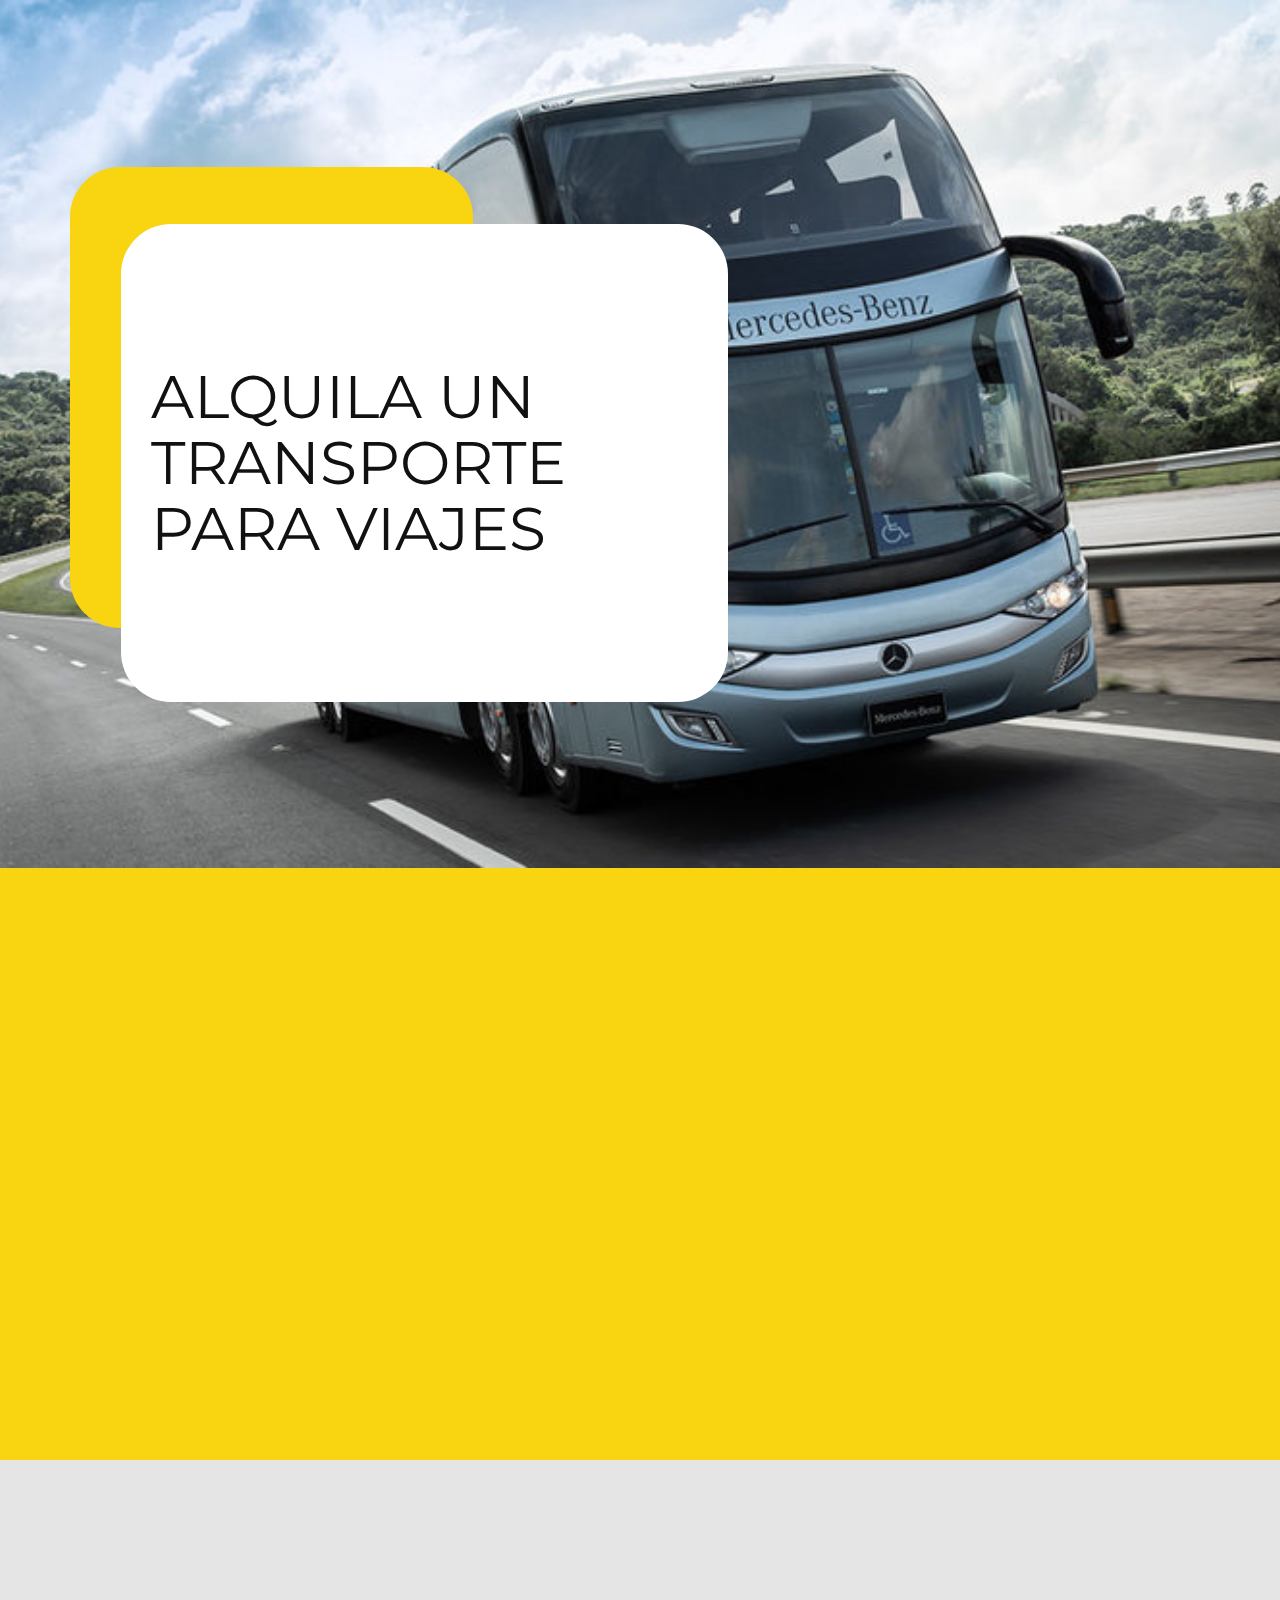
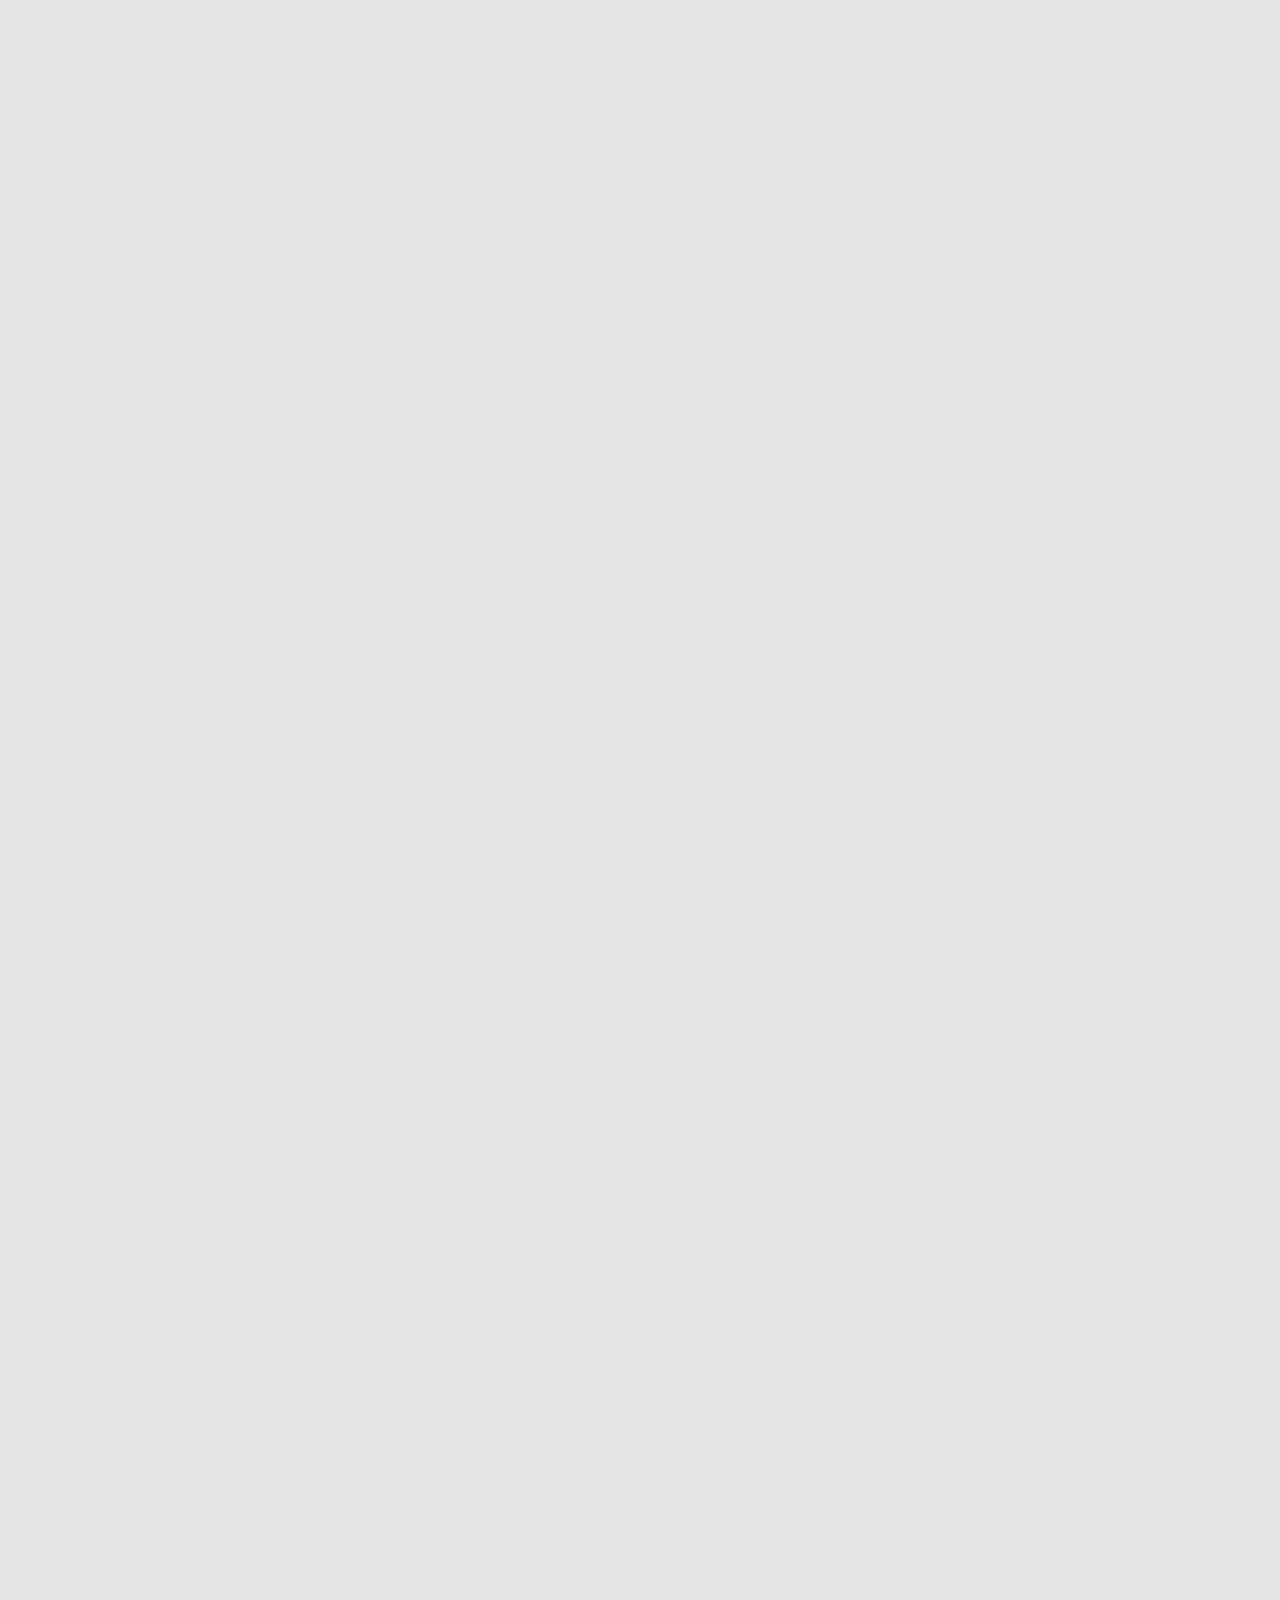
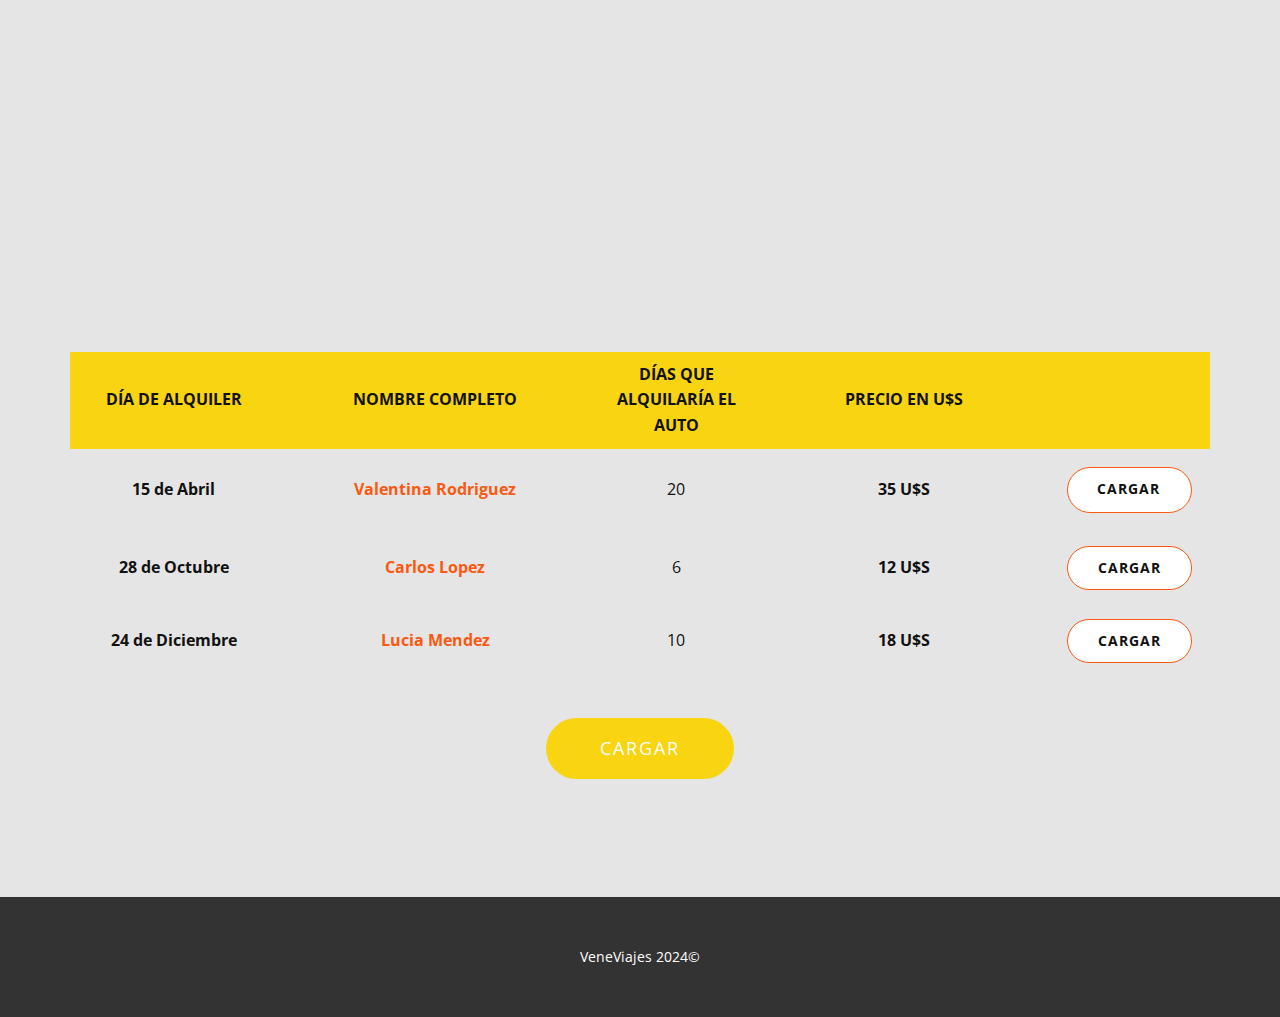
<file: Traslados/Transporte-Turisticos.html>
<!DOCTYPE html>
<html style="font-size: 16px;" lang="es"><head>
    <meta name="viewport" content="width=device-width, initial-scale=1.0">
    <meta charset="utf-8">
    <meta name="description" content="">
    <link rel="shortcut icon" href="../VALERIA/img/telegrama.png" type="image/x-icon">
    <title>Transporte Turisticos</title>
    <link rel="stylesheet" href="nicepage.css" media="screen">
<link rel="stylesheet" href="Transporte-Turisticos.css" media="screen">
    <script class="u-script" type="text/javascript" src="jquery.js" defer=""></script>
    <script class="u-script" type="text/javascript" src="nicepage.js" defer=""></script>
    <meta name="generator" content="Nicepage 6.9.2, nicepage.com">
    <link id="u-theme-google-font" rel="stylesheet" href="https://fonts.googleapis.com/css?family=Montserrat:100,100i,200,200i,300,300i,400,400i,500,500i,600,600i,700,700i,800,800i,900,900i|Open+Sans:300,300i,400,400i,500,500i,600,600i,700,700i,800,800i">
    
    
    
    
    
    
    <script type="application/ld+json">{
		"@context": "http://schema.org",
		"@type": "Organization",
		"name": ""
}</script>
    <meta name="theme-color" content="#6c3aec">
    <meta property="og:title" content="Transporte Turisticos">
    <meta property="og:type" content="website">
  <meta data-intl-tel-input-cdn-path="intlTelInput/"></head>
  <body data-path-to-root="./" data-include-products="false" class="u-body u-xl-mode" data-lang="es">
    <section class="u-clearfix u-image u-section-1" id="sec-f9dd" data-image-width="1980" data-image-height="1204">
      <div class="u-clearfix u-sheet u-valign-middle-lg u-valign-middle-md u-valign-middle-xl u-valign-middle-xs u-sheet-1">
        <div class="u-custom-color-1 u-radius-50 u-shape u-shape-round u-shape-1" data-animation-name="customAnimationIn" data-animation-duration="1500" data-animation-delay="250"></div>
        <div class="u-container-align-left u-container-style u-group u-radius-50 u-shape-round u-white u-group-1" data-animation-name="customAnimationIn" data-animation-duration="1500">
          <div class="u-container-layout u-valign-middle u-container-layout-1">
            <h1 class="u-align-left u-text u-text-1">Alquila un transporte para viajes</h1>
          </div>
        </div>
      </div>
    </section>
    <section class="u-align-center u-clearfix u-grey-10 u-valign-top u-section-2" src="" id="sec-c968">
      <div class="u-align-center u-container-style u-custom-color-1 u-expanded-width u-group u-shape-rectangle u-group-1">
        <div class="u-container-layout u-valign-top u-container-layout-1">
          <h2 class="u-text u-text-body-alt-color u-text-1" data-animation-name="customAnimationIn" data-animation-duration="1500"> Increíbles opciones a elegir a continuación.</h2>
          <p class="u-text u-text-body-alt-color u-text-2" data-animation-name="customAnimationIn" data-animation-duration="1500" data-animation-delay="250"></p>
        </div>
      </div>
      <div class="u-list u-list-1">
        <div class="u-repeater u-repeater-1">
          <div class="u-container-align-center u-container-style u-list-item u-radius-50 u-repeater-item u-shape-round u-white u-list-item-1" data-animation-name="customAnimationIn" data-animation-duration="1500" data-animation-delay="500">
            <div class="u-container-layout u-similar-container u-valign-top-md u-valign-top-sm u-valign-top-xs u-container-layout-2">
              <img alt="" class="u-expanded-width u-image u-image-round u-radius-30 u-image-1" src="images/trasnporte pequeño.png" data-image-width="800" data-image-height="1076">
              <ul class="u-align-left u-custom-list u-file-icon u-text u-text-3">
                <li style="padding-left: 3px;">
                  <div class="u-list-icon u-text-palette-2-base">
                    <img src="images/2732655.png" alt="">
                  </div> Caben cómodamente 12 personas 
                </li>
                <li style="padding-left: 3px;">
                  <div class="u-list-icon u-text-palette-2-base">
                    <img src="images/2732655.png" alt="">
                  </div>Es manual
                </li>
                <li style="padding-left: 3px;">
                  <div class="u-list-icon u-text-palette-2-base">
                    <img src="images/2732655.png" alt="">
                  </div>Combustible Diésel
                </li>
              </ul>
              <a href="#" class="u-active-none u-align-center u-border-1 u-border-active-grey-60 u-border-hover-grey-60 u-border-no-left u-border-no-right u-border-no-top u-border-palette-2-base u-btn u-button-style u-hover-none u-none u-text-body-color u-btn-1"> Mercedes Sprinter VAN </a>
            </div>
          </div>
          <div class="u-container-align-center u-container-style u-list-item u-radius-50 u-repeater-item u-shape-round u-video-cover u-white u-list-item-2" data-animation-direction="Up" data-animation-name="customAnimationIn" data-animation-duration="1500" data-animation-delay="500">
            <div class="u-container-layout u-similar-container u-valign-top-md u-valign-top-sm u-valign-top-xs u-container-layout-3">
              <img alt="" class="u-expanded-width u-image u-image-round u-radius-30 u-image-2" src="images/trasnporte mediano.png" data-image-width="417" data-image-height="626">
              <ul class="u-align-left u-custom-list u-file-icon u-text u-text-4">
                <li style="padding-left: 3px;">
                  <div class="u-list-icon u-text-palette-2-base">
                    <img src="images/2732655.png" alt="">
                  </div> Caben 18 personas
                </li>
                <li style="padding-left: 3px;">
                  <div class="u-list-icon u-text-palette-2-base">
                    <img src="images/2732655.png" alt="">
                  </div>Es manual
                </li>
                <li style="padding-left: 3px;">
                  <div class="u-list-icon u-text-palette-2-base">
                    <img src="images/2732655.png" alt="">
                  </div>Combustible Diésel
                </li>
                <li style="padding-left: 3px;">
                  <div class="u-list-icon u-text-palette-2-base">
                    <img src="images/2732655.png" alt="">
                  </div>Rinde 9.64 km/L por ciudad
                </li>
              </ul>
              <a href="#" class="u-active-none u-align-center u-border-1 u-border-active-grey-60 u-border-hover-grey-60 u-border-no-left u-border-no-right u-border-no-top u-border-palette-2-base u-btn u-button-style u-hover-none u-none u-text-body-color u-btn-2">Mercedes Sprinter VAN</a>
            </div>
          </div>
          <div class="u-container-align-center u-container-style u-list-item u-radius-50 u-repeater-item u-shape-round u-video-cover u-white u-list-item-3" data-animation-direction="Up" data-animation-name="customAnimationIn" data-animation-duration="1500" data-animation-delay="500">
            <div class="u-container-layout u-similar-container u-valign-top-md u-valign-top-sm u-valign-top-xs u-container-layout-4">
              <img alt="" class="u-expanded-width u-image u-image-round u-radius-30 u-image-3" src="images/trasnporte grande.png" data-image-width="417" data-image-height="626">
              <ul class="u-align-left u-custom-list u-file-icon u-text u-text-5">
                <li style="padding-left: 3px;">
                  <div class="u-list-icon u-text-palette-2-base">
                    <img src="images/2732655.png" alt="">
                  </div> Caben 30 personas
                </li>
                <li style="padding-left: 3px;">
                  <div class="u-list-icon u-text-palette-2-base">
                    <img src="images/2732655.png" alt="">
                  </div>Es manual
                </li>
                <li style="padding-left: 3px;">
                  <div class="u-list-icon u-text-palette-2-base">
                    <img src="images/2732655.png" alt="">
                  </div>Combustible Diésel
                </li>
              </ul>
              <a href="#" class="u-active-none u-align-center u-border-1 u-border-active-grey-60 u-border-hover-grey-60 u-border-no-left u-border-no-right u-border-no-top u-border-palette-2-base u-btn u-button-style u-hover-none u-none u-text-body-color u-btn-3">Mercedes Sprinter VAN</a>
            </div>
          </div>
        </div>
      </div>
    </section>
    <section class="u-clearfix u-grey-10 u-section-3" id="carousel_deb5">
      <div class="u-clearfix u-sheet u-valign-middle u-sheet-1">
        <div class="u-custom-color-1 u-radius-50 u-shape u-shape-round u-shape-1" data-animation-name="customAnimationIn" data-animation-duration="1500" data-animation-delay="250"></div>
        <img class="u-image u-image-round u-radius-40 u-image-1" src="images/mercedes alquiler.jpg" data-image-width="1000" data-image-height="667" data-animation-name="customAnimationIn" data-animation-duration="1500" data-animation-delay="500">
        <div class="custom-expanded u-align-left u-container-align-left u-container-style u-group u-radius-50 u-shape-round u-similar-fill u-white u-group-1" data-animation-name="flipIn" data-animation-duration="1500" data-animation-direction="X" data-animation-delay="750">
          <div class="u-container-layout u-valign-middle u-container-layout-1">
            <h2 class="u-align-left u-text u-text-default u-text-1"> Si quieres viajar con toda la familia, un auto con la mayor comodidad es lo que necesitas.</h2>
            <p class="u-align-left u-text u-text-2">Puedes evaluar tus opciones y si tienes alguna duda o consulta, puedes volver a nuestra página y tendrás una opción para contactarnos. Estaremos a tu dispoción para responder todas tus dudas.</p>
            </a>
          </div>
        </div>
        <div class="u-custom-color-1 u-shape u-shape-circle u-shape-2" data-animation-name="customAnimationIn" data-animation-duration="1500" data-animation-delay="750"></div>
      </div>
    </section>
    <section class="u-align-left u-clearfix u-grey-10 u-section-4" id="carousel_2d63">
      <div class="u-clearfix u-sheet u-sheet-1">
        <h2 class="u-align-center u-text u-text-default u-text-1" data-animation-name="customAnimationIn" data-animation-duration="1500" data-animation-delay="250">Alquiler de Autobuses</h2>
        <p class="u-align-center u-text u-text-2" data-animation-name="customAnimationIn" data-animation-duration="1500" data-animation-delay="250">A continuación de dejaremos un ejemplo de como tendrás que hacer al momento de alquilar tu auto para tus vacaciones.</p>
        <div class="u-table u-table-responsive u-table-1">
          <table class="u-table-entity">
            <colgroup>
              <col width="18.2%">
              <col width="27.7%">
              <col width="14.6%">
              <col width="25.4%">
              <col width="14.1%">
            </colgroup>
            <tbody class="u-align-center u-table-body">
              <tr style="height: 55px;">
                <td class="u-align-center u-custom-color-1 u-first-column u-table-cell u-table-cell-1">DÍA DE ALQUILER</td>
                <td class="u-custom-color-1 u-table-cell u-table-cell-2"> NOMBRE COMPLETO </td>
                <td class="u-custom-color-1 u-table-cell u-table-cell-3"> DÍAS QUE ALQUILARÍA EL AUTO</td>
                <td class="u-custom-color-1 u-table-cell u-table-cell-4"> PRECIO EN U$S </td>
                <td class="u-custom-color-1 u-table-cell u-table-cell-5"></td>
              </tr>
              <tr style="height: 83px;">
                <td class="u-align-center u-first-column u-table-cell u-table-cell-6"> 15 de Abril</td>
                <td class="u-table-cell">
                  <a class="u-active-none u-border-none u-btn u-button-link u-button-style u-hover-none u-none u-text-palette-2-base u-btn-1" href="#">Valentina Rodriguez<br>
                  </a>
                </td>
                <td class="u-table-cell"> 20</td>
                <td class="u-table-cell u-table-cell-9">35 U$S</td>
                <td class="u-table-cell">
                  <a class="u-active-grey-60 u-border-1 u-border-active-grey-60 u-border-hover-grey-60 u-border-palette-2-base u-btn u-button-style u-hover-grey-60 u-white u-btn-2" href="#" target="_blank">Cargar</a>
                </td>
              </tr>
              <tr style="height: 73px;">
                <td class="u-align-center u-table-cell u-table-cell-11"> 28 de Octubre</td>
                <td class="u-table-cell">
                  <a class="u-active-none u-border-none u-btn u-button-link u-button-style u-hover-none u-none u-text-palette-2-base u-btn-3" href="#">Carlos Lopez</a>
                </td>
                <td class="u-table-cell">6</td>
                <td class="u-table-cell u-table-cell-14">12 U$S</td>
                <td class="u-table-cell">
                  <a class="u-active-grey-60 u-border-1 u-border-active-grey-60 u-border-hover-grey-60 u-border-palette-2-base u-btn u-button-style u-hover-grey-60 u-white u-btn-4" href="#" target="_blank" data-animation-name="" data-animation-duration="0" data-animation-delay="0" data-animation-direction="">Cargar</a>
                </td>
              </tr>
              <tr style="height: 73px;">
                <td class="u-align-center u-table-cell u-table-cell-16"> 24 de Diciembre</td>
                <td class="u-table-cell u-table-cell-17">
                  <a class="u-active-none u-border-none u-btn u-button-link u-button-style u-hover-none u-none u-text-palette-2-base u-btn-5" href="#">Lucia Mendez</a>
                </td>
                <td class="u-table-cell">10</td>
                <td class="u-table-cell u-table-cell-19">18 U$S</td>
                <td class="u-table-cell">
                  <a class="u-active-grey-60 u-border-1 u-border-active-grey-60 u-border-hover-grey-60 u-border-palette-2-base u-btn u-button-style u-hover-grey-60 u-white u-btn-6" href="#" target="_blank" data-animation-name="" data-animation-duration="0" data-animation-delay="0" data-animation-direction="">Cargar</a>
                </td>
              </tr>
            </tbody>
          </table>
        </div>
        <a href="#" class="u-active-palette-2-light-1 u-align-left u-btn u-button-style u-custom-color-1 u-hover-palette-2-light-1 u-text-active-white u-text-body-alt-color u-text-hover-white u-btn-9" data-animation-name="" data-animation-duration="0" data-animation-delay="0" data-animation-direction="">Cargar</a>
      </div>
    </section>
    
    
    
    <footer class="u-align-center u-clearfix u-footer u-grey-80 u-footer" id="sec-bc7d"><div class="u-clearfix u-sheet u-sheet-1">
        <p class="u-small-text u-text u-text-variant u-text-1">VeneViajes 2024©</p>
      </div></footer>
    
    </section>
  
</body></html>
</file>
